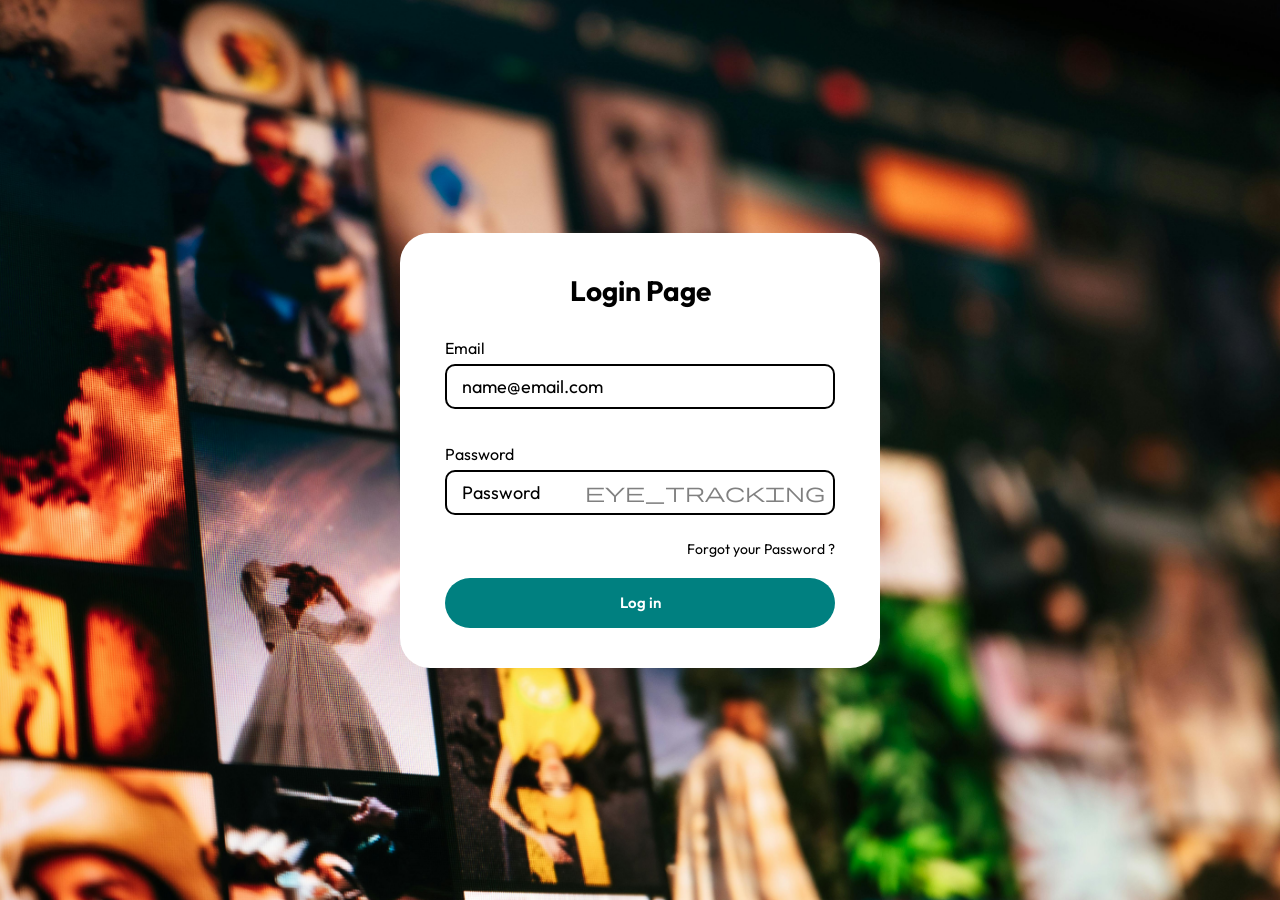
<file: login.html>
<html lang="en">
<head>
    <meta charset="UTF-8">
    <meta name="viewport" content="width=device-width>, initial-scale=1.0">
    <title>Login</title>
    <link rel="stylesheet" href="login.css">
   <link href="https://fonts.googleapis.com/css2?family=Outfit:wght@300;400;600;700&display=swap" rel="stylesheet" />
   <link rel="stylesheet" href="https://fonts.googleapis.com/css2?family=Material+Symbols+Outlined:opsz,wght,FILL,GRAD@20..48,100..700,0..1,-50..200&icon_names=eye_tracking" />
   <link rel="stylesheet" href="https://fonts.googleapis.com/css2?family=Material+Symbols+Outlined:opsz,wght,FILL,GRAD@24,400,0,0&icon_names=close" />
    
    
</head>
<body>
    
    <div class ="login_page"> 

        <form action="">
            <h1> Login Page</h1>
            
        <div class="input-box">
            <label>Email</label>
            <input type ="text" placeholder="name@email.com" required>
        </div>
        <div class="input-box">
            <label>Password</label>
            <div class="wrapper">
            <input type ="password" id="password" placeholder="Password" required> 
            <span class="material-symbols-outlined" > eye_tracking </span>
            </div>
            </div>
        <div class="forget">
            <a href="#"> Forgot your Password ?</a>
        </div>
        <button type="submit" class ="btn"> Log in</button>
        </form>
    </div>
</body>
</html>
</file>
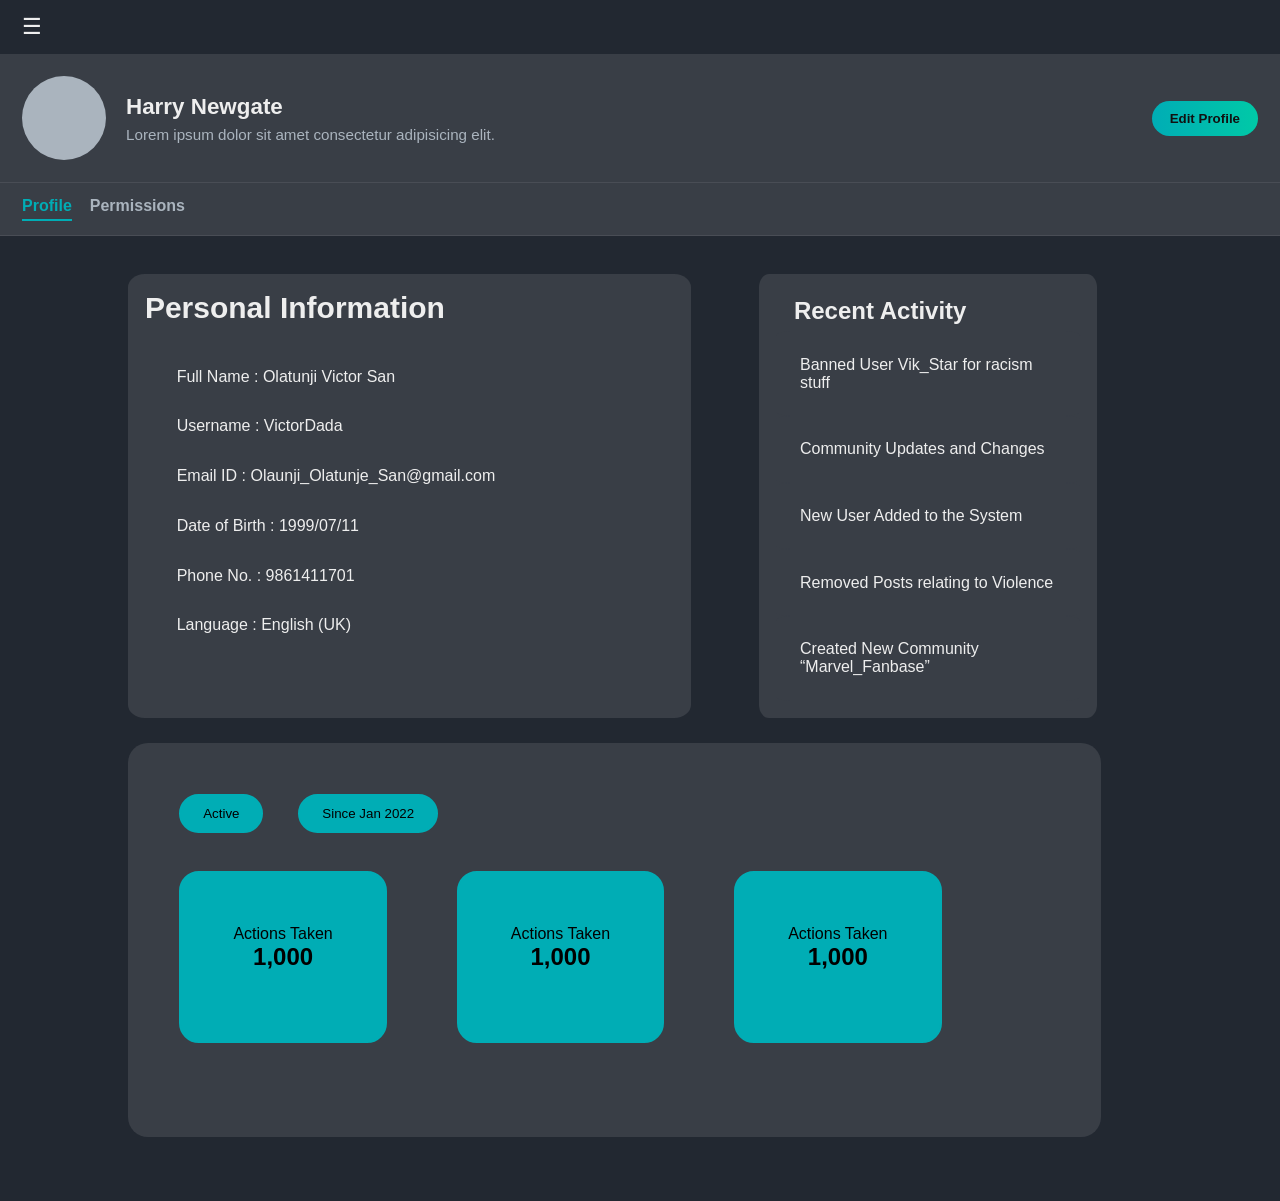
<file: profile.html>
<html lang="en">
<head>
    <meta charset="UTF-8">
    <meta name="viewport" content="width=device-width, initial-scale=1.0">
    <title>Profile Page</title>
    <link rel="stylesheet" href="profile.css"> 
</head>
<body>
 <header class="navbar">
    <div class="menu">☰</div>
  </header>

  <section class="profile-header">
    <div class="avatar"></div>
    <div class="user-info">
      <h2>Harry Newgate</h2>
      <p>Lorem ipsum dolor sit amet consectetur adipisicing elit.</p>
    </div>
    <button class="edit-btn">Edit Profile</button>
  </section>

  <nav class="tabs">
    <a href="profile.html" class="active">Profile</a>
    <a href="">Permissions</a>
  </nav>



    <div class="profile_desc">
        <div class="personal_info">
        <h2> Personal Information </h2>
        <ul> 
           <li>Full Name  :  Olatunji Victor San </li> 
           <li>Username  :  VictorDada</li>
           <li>Email ID  :  Olaunji_Olatunje_San@gmail.com</li>
           <li>Date of Birth  :  1999/07/11</li>
           <li>Phone No.  :  9861411701</li>
           <li>Language  :  English (UK)</li>
        </ul>
        </div>
    
    <div class="recent_act">
       <h2>Recent Activity</h2>
       <ul>
        <li>Banned User Vik_Star for racism stuff</li>
        <li>Community Updates and Changes</li>
        <li>New User Added to the System</li>
        <li>Removed Posts relating to Violence </li>
        <li>Created New Community “Marvel_Fanbase”</li>
       </ul>
    </div>
    </div>

    <div class="dashboard">
        <div class="badge">
        <button class="badge-btn">Active</button>
        <button class="badge-btn">Since Jan 2022</button>
        </div>
        <div class="action">

        <div class="action-box">
          <p>Actions Taken</p>
          <h2>1,000</h2>
        </div>

        <div class="action-box">
          <p>Actions Taken</p>
          <h2>1,000</h2>
        </div>

         <div class="action-box">
          <p>Actions Taken</p>
          <h2>1,000</h2>
        </div>

        </div>

        
    </div>
</body>
</html>
</file>
<file: login.css>
*{
    margin: 0;
    padding: 0;
    font-family: "Outfit", serif;
    box-sizing: border-box;
}

body{
    display: flex;
    justify-content: center;
    align-items:center;
    background: url('login.jpg') no-repeat;
    background-position: center;
    background-size: cover;
    min-height: 100vh;
    padding: 20px;
}

.login_page{
    width: 100%;
    max-width: 480px;
    background-color: white;
    color: black;
    padding: 40px 45px;
    border-radius: 30px;
    position: relative;
}

.fa-xmark {
    position: absolute;
    top: 20px;          
    right: 20px;        
    font-size: 24px;   
    color: #333;        
    cursor: pointer;   
    transition: transform 0.2s ease, color 0.2s ease;
}


.login_page h1{
    font-size: 28px;
    text-align: center;
    margin-bottom: 20px;
}

.login_page .input-box {
    position: relative;
    width: 100%;
    margin: 15px 0;
    padding: 10px 0px;
}

.input-box input{
    width: 100%;
    height: 45px;
    border: 2px solid black;
    border-radius: 10px;
    font-size: 18px;
    padding: 0 15px;

}

.input-box input::placeholder{
    color: black;
}


.input-box label{
    display: block;
    font-size: 16px;
    margin-bottom: 6px;
}


.wrapper{
    position: relative;
}

.wrapper input{
    width: 100%;
    height: 45px;
    border: 2px solid black;
    border-radius: 10px;
    padding: 0px 40px 0px 15px;
    font-size: 18px;
}

.wrapper span{
    position: absolute;
    right: 10px;
    top: 50%;
    transform: translateY(-50%);
    color: gray;
    font-size: 20px;
    cursor: pointer;
}

.wrapper input:focus{
    border-color: #1e5bb8;
    outline: none;
}

.login_page .forget{
    display: flex;
    font-size: 14px;
    margin: 5px 0 15px ;
    justify-content: end;
}

.forget a{
    color: black;
    text-decoration: none;

}

.forget a:hover{
    text-decoration: underline;

 }

 .login_page .btn{
    width: 100%;
    height: 50px; 
    background: #008080;
    border: none;
    border-radius: 25px;
    font-size: 15px;
    color: #fff;
    font-weight: 600;
    margin-top: 20px;
    display: block;
 }

 @media (max-width: 480px){
    .login_page{
        padding: 20px;
        border-radius: 20px;
    }
    .login_page h1{
        font-size: 22px;
    }
    .input-box label{
        font-size: 14px;
    }
    .input-box input{
        height: 40px;
        font-size: 13px;
    }
    .login-page .btn{
        height: 42px;
        font-size: 14px;
    }
 }
</file>
<file: profile.css>
* {
  margin: 0;
  padding: 0;
  box-sizing: border-box;
  font-family: 'Outfit', -apple-system, BlinkMacSystemFont, 'Segoe UI', Roboto, Oxygen, Ubuntu, Cantarell, 'Open Sans', 'Helvetica Neue', sans-serif;
}

:root {
  /* Base Theme */
  --color-primary: #222831;
  --color-secondary: #393E46;
  --color-highlight: #00ADB5;
  --color-font: #EEEEEE;

  /* Accent Colors */
  --color-rose: #FF6B8A;
  --color-amber-gold: #F0A500;
  --color-mint: #00C9A7;
  --color-lavender: #A78BFA;
  --color-peach: #FF8C69;
  --color-slate: #AAB4BE;

  /* Semantic Aliases */
  --color-success: #00C9A7;
  --color-warning: #F0A500;
  --color-error: #FF6B8A;
  --color-info: #00ADB5;

  /* Gradient Presets */
  --gradient-aqua: linear-gradient(90deg, #00ADB5, #00C9A7);
  --gradient-dreamy: linear-gradient(90deg, #00ADB5, #A78BFA);
  --gradient-energetic: linear-gradient(90deg, #00ADB5, #F0A500);
  --gradient-warm-cool: linear-gradient(90deg, #FF6B8A, #A78BFA);
}


body {
  background: var(--color-primary);
  color: var(--color-font);
}

.navbar {
  background: transparent;
  color: var(--color-font);
  padding: 14px 22px;
}

.menu {
  font-size: 22px;
  cursor: pointer;
}

.profile-header {
  display: flex;
  flex-wrap: wrap;
  align-items: center;
  gap: 20px;
  padding: 22px;
  background: var(--color-secondary);
  border-bottom: 1px solid rgba(255, 255, 255, 0.08);
}

.avatar {
  width: 84px;
  height: 84px;
  border-radius: 50%;
  background: var(--color-slate);
}

.user-info {
  flex: 1;
  min-width: 220px;
}

.user-info h2 {
  font-size: 1.4rem;
  margin-bottom: 6px;
}

.user-info p {
  color: var(--color-slate);
  font-size: 0.95rem;
}

.edit-btn {
  padding: 10px 18px;
  border: none;
  border-radius: 999px;
  background: var(--gradient-aqua);
  color: #111;
  font-weight: 700;
  cursor: pointer;
  transition: transform 0.2s ease, opacity 0.2s ease;
}

.edit-btn:hover {
  transform: translateY(-1px);
  opacity: 0.95;
}

.tabs {
  display: flex;
  flex-wrap: wrap;
  gap: 18px;
  padding: 14px 22px;
  background: var(--color-secondary);
  border-bottom: 1px solid rgba(255, 255, 255, 0.08);
}

.tabs a {
  color: var(--color-slate);
  text-decoration: none;
  font-weight: 600;
}

.tabs a:hover {
  color: var(--color-font);
}

.tabs a.active {
  color: var(--color-highlight);
  border-bottom: 2px solid var(--color-highlight);
  padding-bottom: 4px;
}

.profile_desc{
   display: grid;
   grid-template-columns: 50% 30%;
   gap: 6%;
   padding: 3% 2% 2% 10%;
}

.personal_info{
    background: #393E46;
    padding: 3%;
    border-radius: 3%;
    text-align: left;
}

.personal_info h2{
    padding-bottom: 5%;
    padding-right: 2%;
    font-size: 30px;
}
.personal_info ul{
   list-style: none;
}
.personal_info li{
   padding: 3% 6%;
   font-size: 16px;
}



.recent_act{
    background: #393E46;
    padding: 5%;
    border-radius: 3%;
    text-align: right;
    font-size: 16px;
}

.recent_act h2{
    text-align: left;
    padding: 2% 6% 2%;
}

.recent_act ul{
   list-style: none;
}
.recent_act li{
    background: #393E46;
    padding: 8%;
    border-radius: 5%;
    text-align: left;
}
.dashboard{
    background:  #393E46;
    display: flex;
    flex-direction: column;
    gap: 20px;
    border-radius: 20px;
    padding: 4% 4%;
    margin: 0% 14% 5% 10%;
    color: black;
}

.badge{
    display: flex;
    gap: 4%;
    flex-wrap: wrap;
    
}
.badge-btn{
    border-radius: 20px;
    background-color: #00ADB5;
    padding: 10px 22px;
    border: 2px solid #00ADB5;
    cursor: pointer;
}

.action{
  display: flex;
  flex-direction: row;
  gap: 8%;
  flex-wrap: wrap;
  padding-top: 2%;
}

.action-box{
  border-radius: 20px;
  background-color: #00ADB5;
  padding: 6% 6% 8% 6%;
  text-align: center;
  margin-bottom: 5%;
  border: 2px solid #00ADB5;

}

@media (max-width: 780px) {

    .profile-header {
        flex-direction: column;
        align-items: flex-start;
        padding: 16px;
    }

    .avatar {
        width: 60px;
        height: 60px;
    }

    .user-info h2 {
        font-size: 18px;
    }

    .user-info p {
        font-size: 13px;
    }

    .edit-btn {
        width: 100%;
        text-align: center;
    }

    /* Tabs */
    .tabs {
        gap: 12px;
        padding: 10px 14px;
    }

    .tabs span {
        font-size: 12px;
    }
    .profile_desc {
        grid-template-columns: 1fr;
        gap: 4%;
        padding: 4%;
    }

    .personal_info {
        padding: 6%;
    }

    .personal_info h2 {
        font-size: 22px;
    }

    .personal_info li {
        font-size: 14px;
        padding: 4% 2%;
    }

    .recent_act {
        padding: 6%;
        text-align: left;
    }

    .recent_act h2 {
        font-size: 22px;
        padding: 2% 0;
    }

    .recent_act li {
        padding: 5%;
        font-size: 14px;
    }

    .dashboard {
        margin: 4%;
        padding: 5%;
    }

    .badge-btn {
        padding: 8px 16px;
        font-size: 13px;
    }
    
    .action {
        flex-direction: column;
        gap: 4%;
    }

    .action-box {
        width: 100%;
        padding: 6%;
        border-radius: 16px;
    }
}
</file>
